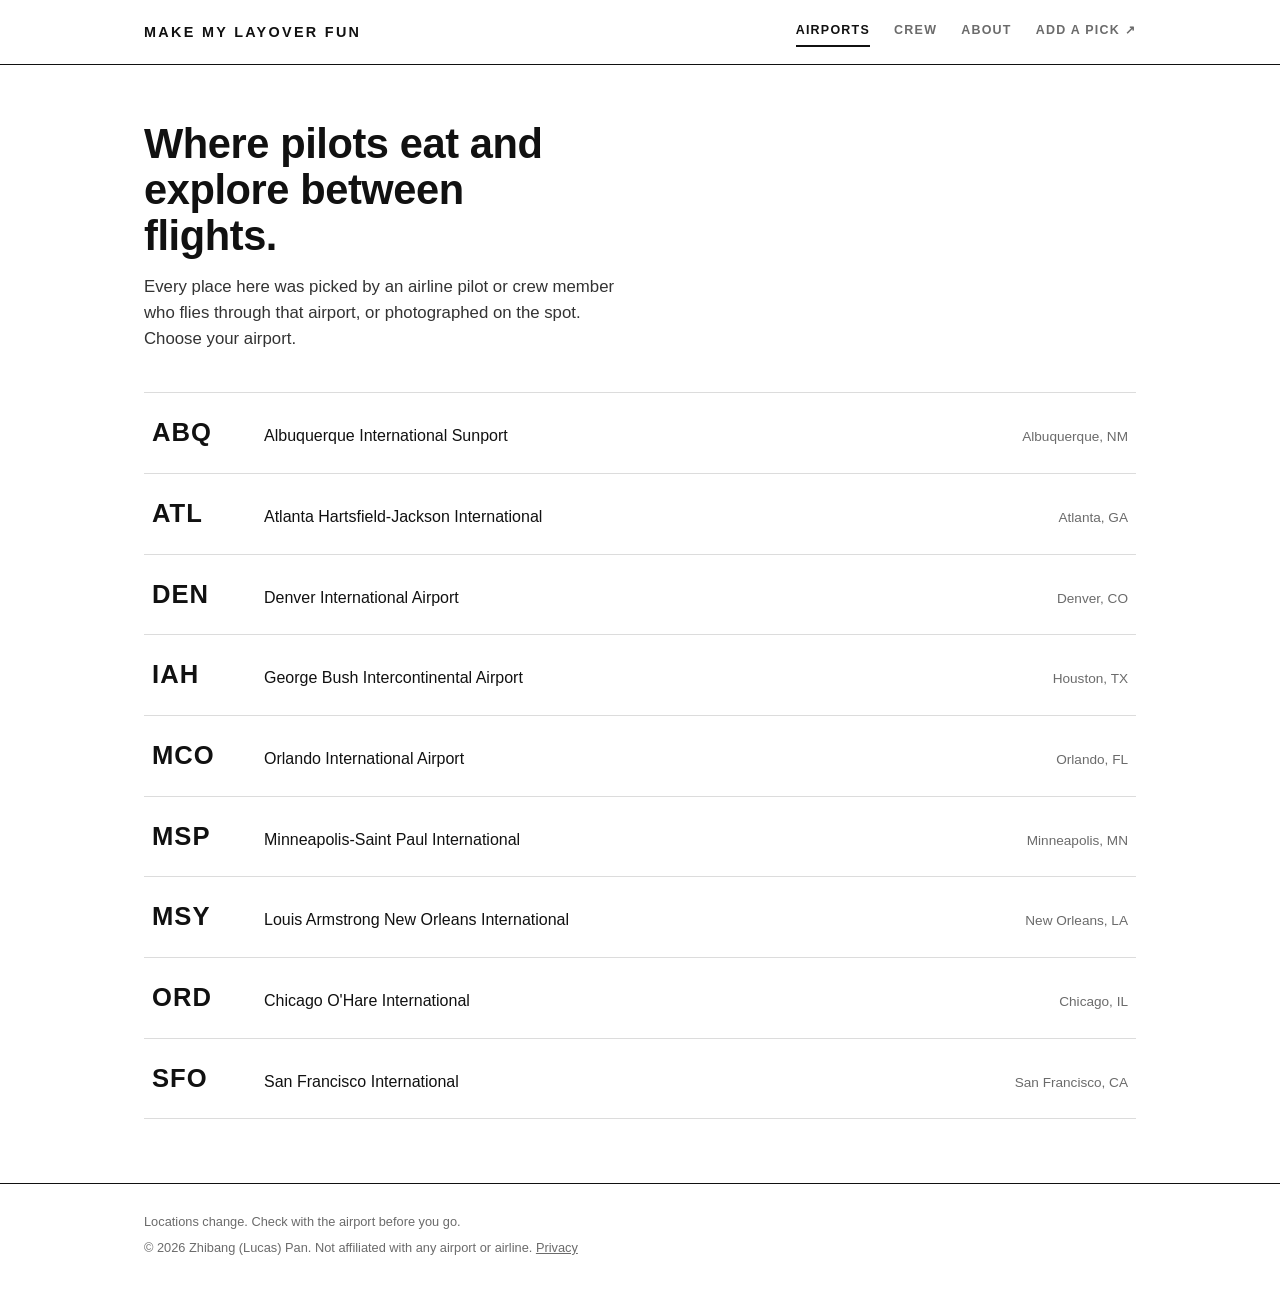
<file: index.html>
<!DOCTYPE html>
<html lang="en">
<head>
    <!-- ==================== META & SEO ==================== -->
    <meta charset="UTF-8">
    <meta name="viewport" content="width=device-width, initial-scale=1.0">
    <meta http-equiv="Content-Security-Policy" content="default-src 'self'; script-src 'self'; style-src 'self'; img-src 'self' data:; connect-src 'self'; object-src 'none'; base-uri 'self'; form-action 'self'">
    <meta name="referrer" content="strict-origin-when-cross-origin">
    <title>Make My Layover Fun | Pilot-Recommended Airport Layover Spots</title>
    <meta name="description" content="Layover spots recommended by airline pilots and crew: the food, sights, and hidden corners worth your time at airports across the US.">
    <meta name="author" content="Zhibang (Lucas) Pan">
    <meta name="robots" content="index, follow">
    <meta name="theme-color" content="#ffffff">
    <link rel="canonical" href="https://makemylayoverfun.com/">

    <!-- Open Graph / Twitter -->
    <meta property="og:type" content="website">
    <meta property="og:site_name" content="Make My Layover Fun">
    <meta property="og:url" content="https://makemylayoverfun.com/">
    <meta property="og:title" content="Make My Layover Fun">
    <meta property="og:description" content="Layover spots recommended by airline pilots and crew.">
    <meta property="og:image" content="https://makemylayoverfun.com/og-image.jpg">
    <meta property="og:image:width" content="1200">
    <meta property="og:image:height" content="630">
    <meta name="twitter:card" content="summary_large_image">
    <meta name="twitter:title" content="Make My Layover Fun">
    <meta name="twitter:description" content="Layover spots recommended by airline pilots and crew.">
    <meta name="twitter:image" content="https://makemylayoverfun.com/og-image.jpg">

    <!-- ==================== ICONS & MANIFEST ==================== -->
    <link rel="icon" type="image/png" href="/favicon-96x96.png" sizes="96x96">
    <link rel="icon" type="image/svg+xml" href="/favicon.svg">
    <link rel="shortcut icon" href="/favicon.ico">
    <link rel="apple-touch-icon" sizes="180x180" href="/apple-touch-icon.png">
    <meta name="apple-mobile-web-app-title" content="Make My Layover Fun">
    <link rel="manifest" href="/site.webmanifest">

    <!-- ==================== JSON-LD SCHEMA ==================== -->
    <script type="application/ld+json">
    {
      "@context": "https://schema.org",
      "@type": "WebSite",
      "name": "Make My Layover Fun",
      "url": "https://makemylayoverfun.com/",
      "description": "Layover spots recommended by airline pilots and crew.",
      "author": { "@type": "Person", "name": "Zhibang (Lucas) Pan" }
    }
    </script>

    <link rel="stylesheet" href="/styles.css">
    <script src="/home.js" defer></script>
</head>
<body>
    <a class="skip-link" href="#main">Skip to content</a>

    <header class="site-header">
        <div class="wrap">
            <a class="wordmark" href="/">Make My Layover Fun</a>
            <nav class="site-nav" aria-label="Main">
                <a href="/" aria-current="page">Airports</a>
                <a href="/crew.html">Crew</a>
                <a href="/about.html">About</a>
                <a href="https://forms.gle/SNTCURVieqTGjWRBA" target="_blank" rel="noopener noreferrer">Add a pick ↗</a>
            </nav>
        </div>
    </header>

    <main id="main" class="wrap">
        <div class="intro">
            <h1>Where pilots eat and explore between flights.</h1>
            <p>Every place here was picked by an airline pilot or crew member who flies through that airport, or photographed on the spot. Choose your airport.</p>
        </div>

        <ul id="airport-list" class="airport-list" aria-label="Airports">
            <!-- Filled from data/airports.json by home.js -->
        </ul>
        <noscript><p class="status-msg">This site needs JavaScript turned on to load the airport guides.</p></noscript>
    </main>

    <footer class="site-footer">
        <div class="wrap">
            <p>Locations change. Check with the airport before you go.</p>
            <p>&copy; 2026 Zhibang (Lucas) Pan. Not affiliated with any airport or airline. <a href="/about.html#privacy">Privacy</a></p>
        </div>
    </footer>
</body>
</html>
</file>
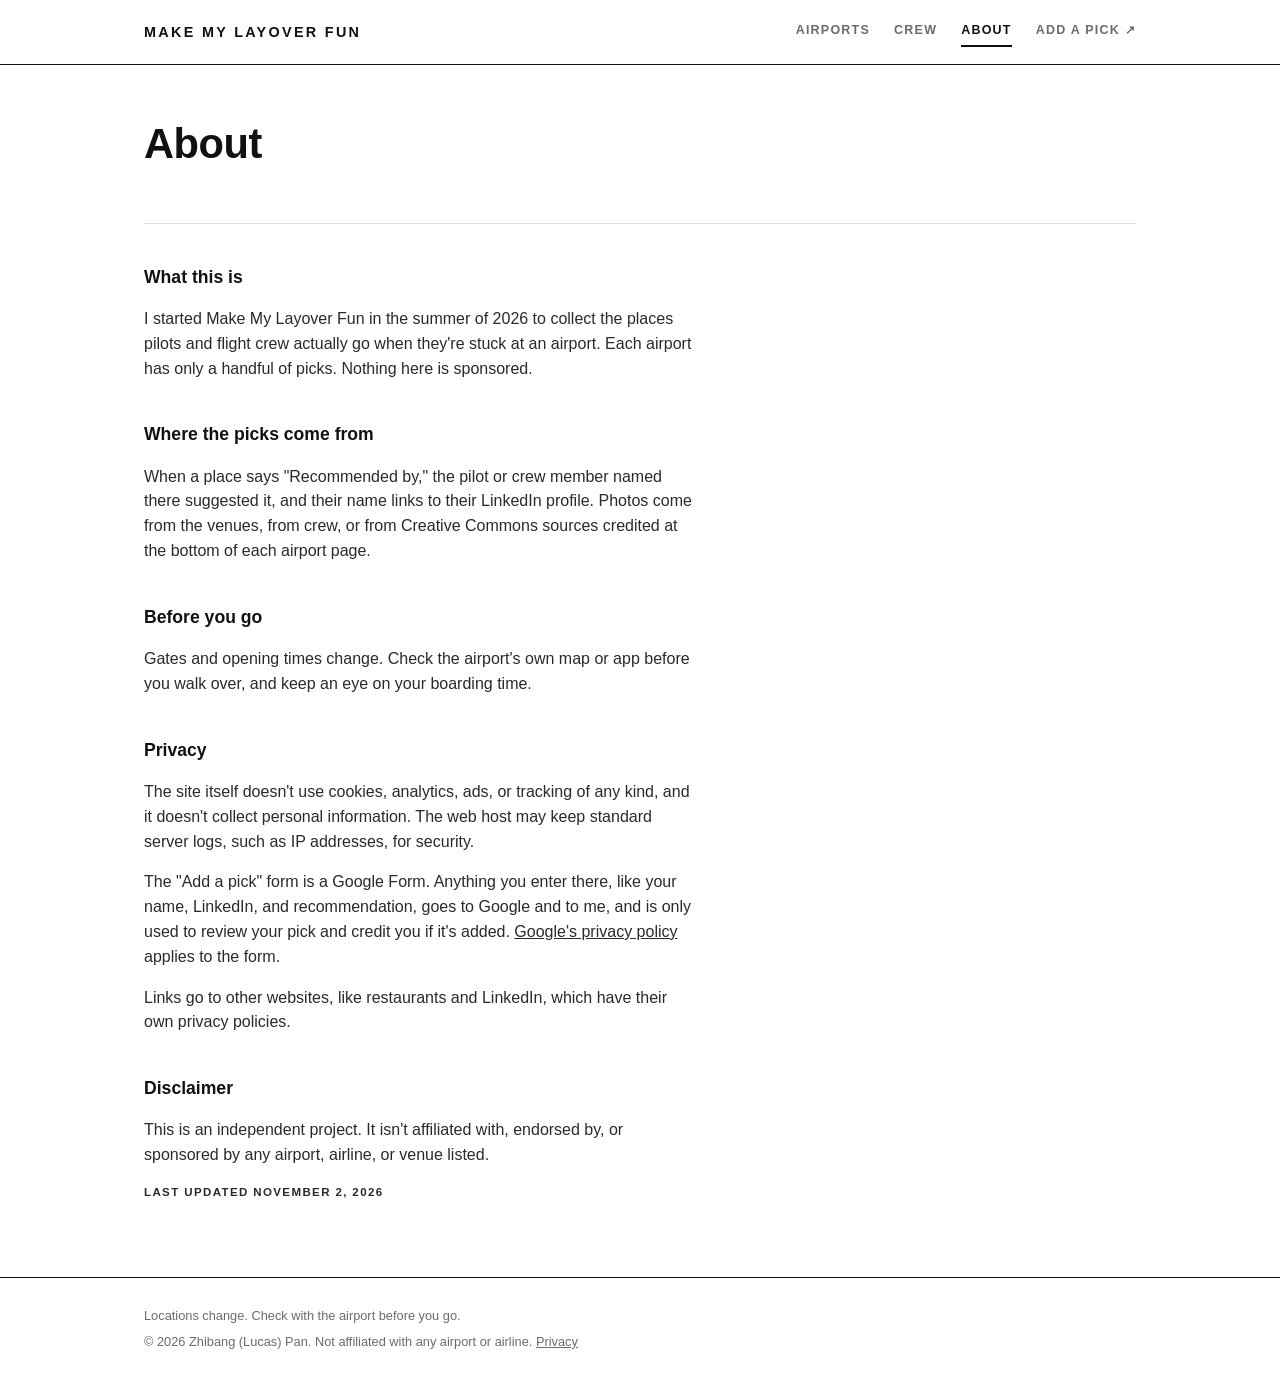
<file: about.html>
<!DOCTYPE html>
<html lang="en">
<head>
    <meta charset="UTF-8">
    <meta name="viewport" content="width=device-width, initial-scale=1.0">
    <meta http-equiv="Content-Security-Policy" content="default-src 'self'; script-src 'self'; style-src 'self'; img-src 'self' data:; connect-src 'self'; object-src 'none'; base-uri 'self'; form-action 'self'">
    <meta name="referrer" content="strict-origin-when-cross-origin">
    <title>About &amp; Privacy | Make My Layover Fun</title>
    <meta name="description" content="What Make My Layover Fun is, where the recommendations come from, and our privacy policy: no cookies, no tracking.">
    <meta name="author" content="Zhibang (Lucas) Pan">
    <meta name="robots" content="index, follow">
    <meta name="theme-color" content="#ffffff">
    <link rel="canonical" href="https://makemylayoverfun.com/about.html">

    <meta property="og:type" content="website">
    <meta property="og:site_name" content="Make My Layover Fun">
    <meta property="og:url" content="https://makemylayoverfun.com/about.html">
    <meta property="og:title" content="About | Make My Layover Fun">
    <meta property="og:description" content="Layover spots recommended by airline pilots and crew.">
    <meta property="og:image" content="https://makemylayoverfun.com/og-image.jpg">
    <meta name="twitter:card" content="summary_large_image">

    <link rel="icon" type="image/png" href="/favicon-96x96.png" sizes="96x96">
    <link rel="icon" type="image/svg+xml" href="/favicon.svg">
    <link rel="shortcut icon" href="/favicon.ico">
    <link rel="apple-touch-icon" sizes="180x180" href="/apple-touch-icon.png">
    <link rel="manifest" href="/site.webmanifest">

    <link rel="stylesheet" href="/styles.css">
</head>
<body>
    <a class="skip-link" href="#main">Skip to content</a>

    <header class="site-header">
        <div class="wrap">
            <a class="wordmark" href="/">Make My Layover Fun</a>
            <nav class="site-nav" aria-label="Main">
                <a href="/">Airports</a>
                <a href="/crew.html">Crew</a>
                <a href="/about.html" aria-current="page">About</a>
                <a href="https://forms.gle/SNTCURVieqTGjWRBA" target="_blank" rel="noopener noreferrer">Add a pick ↗</a>
            </nav>
        </div>
    </header>

    <main id="main" class="wrap">
        <div class="intro">
            <h1>About</h1>
        </div>

        <div class="prose">
            <h2>What this is</h2>
            <p>I started Make My Layover Fun in the summer of 2026 to collect the places pilots and flight crew actually go when they're stuck at an airport. Each airport has only a handful of picks. Nothing here is sponsored.</p>

            <h2>Where the picks come from</h2>
            <p>When a place says "Recommended by," the pilot or crew member named there suggested it, and their name links to their LinkedIn profile. Photos come from the venues, from crew, or from Creative Commons sources credited at the bottom of each airport page.</p>

            <h2>Before you go</h2>
            <p>Gates and opening times change. Check the airport's own map or app before you walk over, and keep an eye on your boarding time.</p>

            <h2 id="privacy">Privacy</h2>
            <p>The site itself doesn't use cookies, analytics, ads, or tracking of any kind, and it doesn't collect personal information. The web host may keep standard server logs, such as IP addresses, for security.</p>
            <p>The "Add a pick" form is a Google Form. Anything you enter there, like your name, LinkedIn, and recommendation, goes to Google and to me, and is only used to review your pick and credit you if it's added. <a href="https://policies.google.com/privacy" target="_blank" rel="noopener noreferrer">Google's privacy policy</a> applies to the form.</p>
            <p>Links go to other websites, like restaurants and LinkedIn, which have their own privacy policies.</p>

            <h2>Disclaimer</h2>
            <p>This is an independent project. It isn't affiliated with, endorsed by, or sponsored by any airport, airline, or venue listed.</p>

            <p class="label">Last updated November 2, 2026</p>
        </div>
    </main>

    <footer class="site-footer">
        <div class="wrap">
            <p>Locations change. Check with the airport before you go.</p>
            <p>&copy; 2026 Zhibang (Lucas) Pan. Not affiliated with any airport or airline. <a href="/about.html#privacy">Privacy</a></p>
        </div>
    </footer>
</body>
</html>
</file>
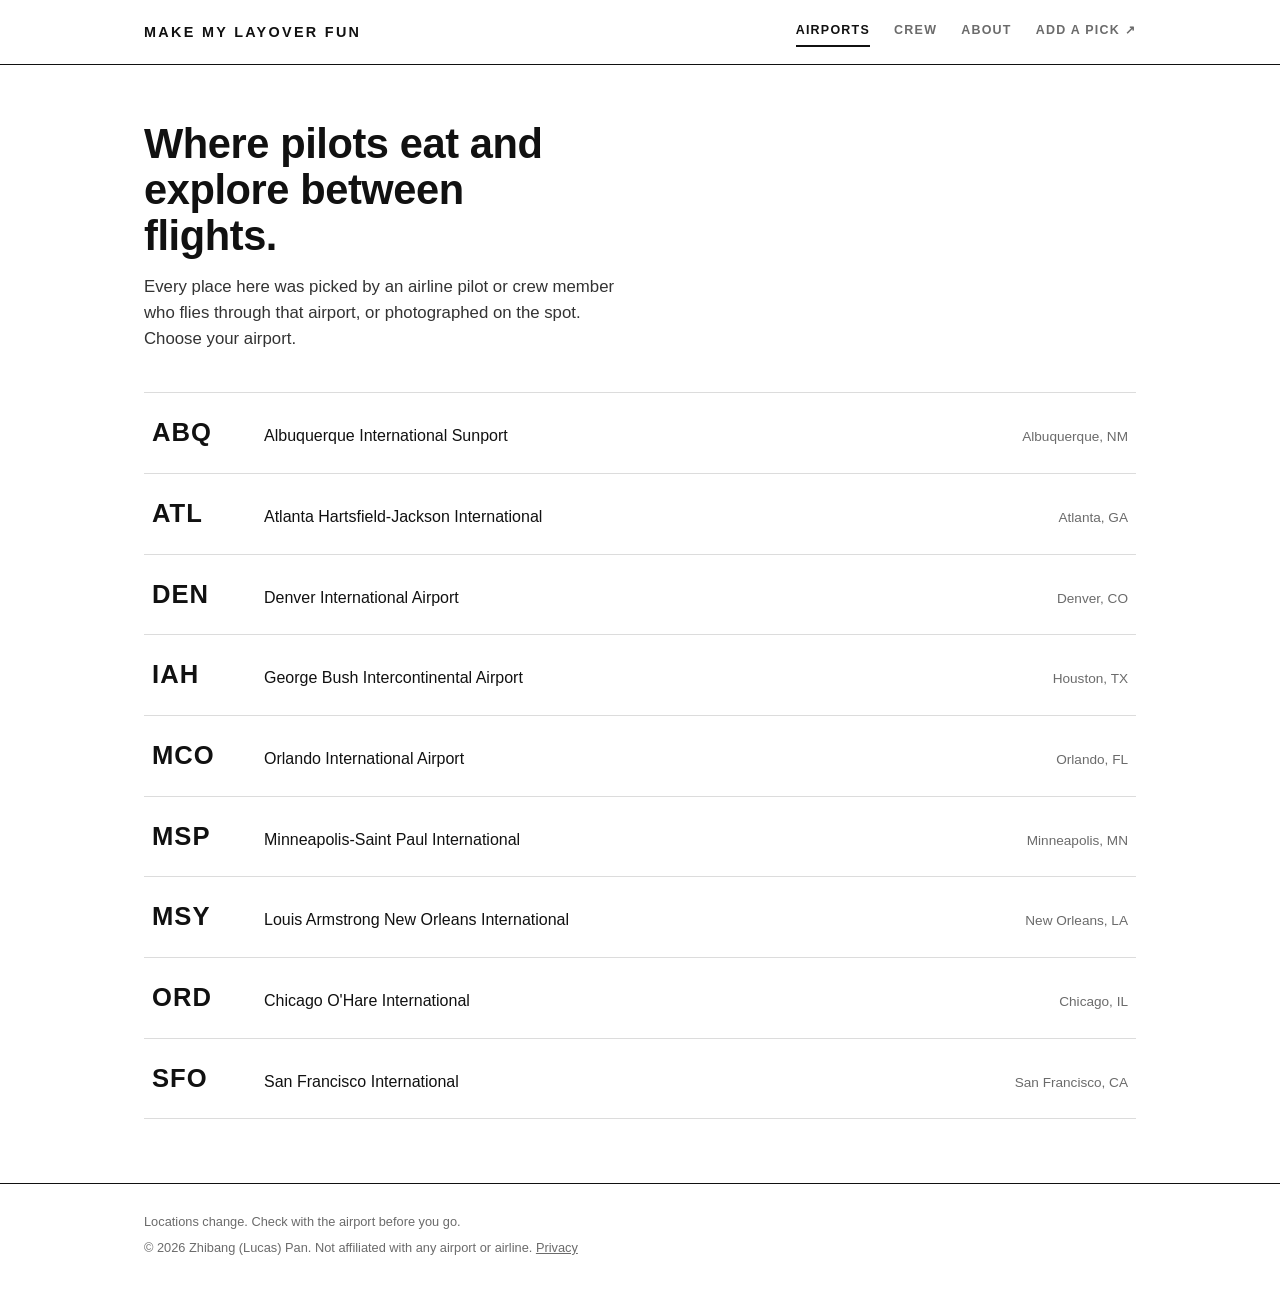
<file: airport.html>
<!DOCTYPE html>
<html lang="en">
<head>
    <!-- ==================== META & SEO ==================== -->
    <meta charset="UTF-8">
    <meta name="viewport" content="width=device-width, initial-scale=1.0">
    <meta http-equiv="Content-Security-Policy" content="default-src 'self'; script-src 'self'; style-src 'self'; img-src 'self' data:; connect-src 'self'; object-src 'none'; base-uri 'self'; form-action 'self'">
    <meta name="referrer" content="strict-origin-when-cross-origin">
    <title>Airport Layover Guide | Make My Layover Fun</title>
    <meta name="description" content="Pilot and crew recommended places to eat and explore at this airport.">
    <meta name="author" content="Zhibang (Lucas) Pan">
    <meta name="robots" content="index, follow">
    <meta name="theme-color" content="#ffffff">
    <link rel="canonical" href="https://makemylayoverfun.com/airport.html">

    <!-- Open Graph / Twitter -->
    <meta property="og:type" content="website">
    <meta property="og:site_name" content="Make My Layover Fun">
    <meta property="og:url" content="https://makemylayoverfun.com/airport.html">
    <meta property="og:title" content="Airport Layover Guide | Make My Layover Fun">
    <meta property="og:description" content="Pilot and crew recommended layover spots at this airport.">
    <meta property="og:image" content="https://makemylayoverfun.com/og-image.jpg">
    <meta property="og:image:width" content="1200">
    <meta property="og:image:height" content="630">
    <meta name="twitter:card" content="summary_large_image">
    <meta name="twitter:title" content="Airport Layover Guide | Make My Layover Fun">
    <meta name="twitter:description" content="Pilot and crew recommended layover spots at this airport.">
    <meta name="twitter:image" content="https://makemylayoverfun.com/og-image.jpg">

    <!-- ==================== ICONS & MANIFEST ==================== -->
    <link rel="icon" type="image/png" href="/favicon-96x96.png" sizes="96x96">
    <link rel="icon" type="image/svg+xml" href="/favicon.svg">
    <link rel="shortcut icon" href="/favicon.ico">
    <link rel="apple-touch-icon" sizes="180x180" href="/apple-touch-icon.png">
    <meta name="apple-mobile-web-app-title" content="Make My Layover Fun">
    <link rel="manifest" href="/site.webmanifest">

    <link rel="stylesheet" href="/styles.css">
    <script src="/airport.js" defer></script>
</head>
<body>
    <a class="skip-link" href="#main">Skip to content</a>

    <header class="site-header">
        <div class="wrap">
            <a class="wordmark" href="/">Make My Layover Fun</a>
            <nav class="site-nav" aria-label="Main">
                <a href="/">Airports</a>
                <a href="/crew.html">Crew</a>
                <a href="/about.html">About</a>
                <a href="https://forms.gle/SNTCURVieqTGjWRBA" target="_blank" rel="noopener noreferrer">Add a pick ↗</a>
            </nav>
        </div>
    </header>

    <main id="main" class="wrap">
        <div class="airport-head">
            <p id="airport-code" class="code">&nbsp;</p>
            <h1 id="airport-name" class="name">Loading…</h1>
            <p id="airport-meta" class="meta label">&nbsp;</p>
        </div>

        <div id="places" aria-live="polite">
            <!-- Filled from data/<code>.json by airport.js -->
            <noscript><p class="status-msg">This site needs JavaScript turned on to load the airport guide.</p></noscript>
        </div>
    </main>

    <footer class="site-footer">
        <div class="wrap">
            <p>Locations change. Check with the airport before you go.</p>
            <p>&copy; 2026 Zhibang (Lucas) Pan. Not affiliated with any airport or airline. <a href="/about.html#privacy">Privacy</a></p>
            <p id="credits" class="credits" hidden></p>
        </div>
    </footer>
</body>
</html>
</file>
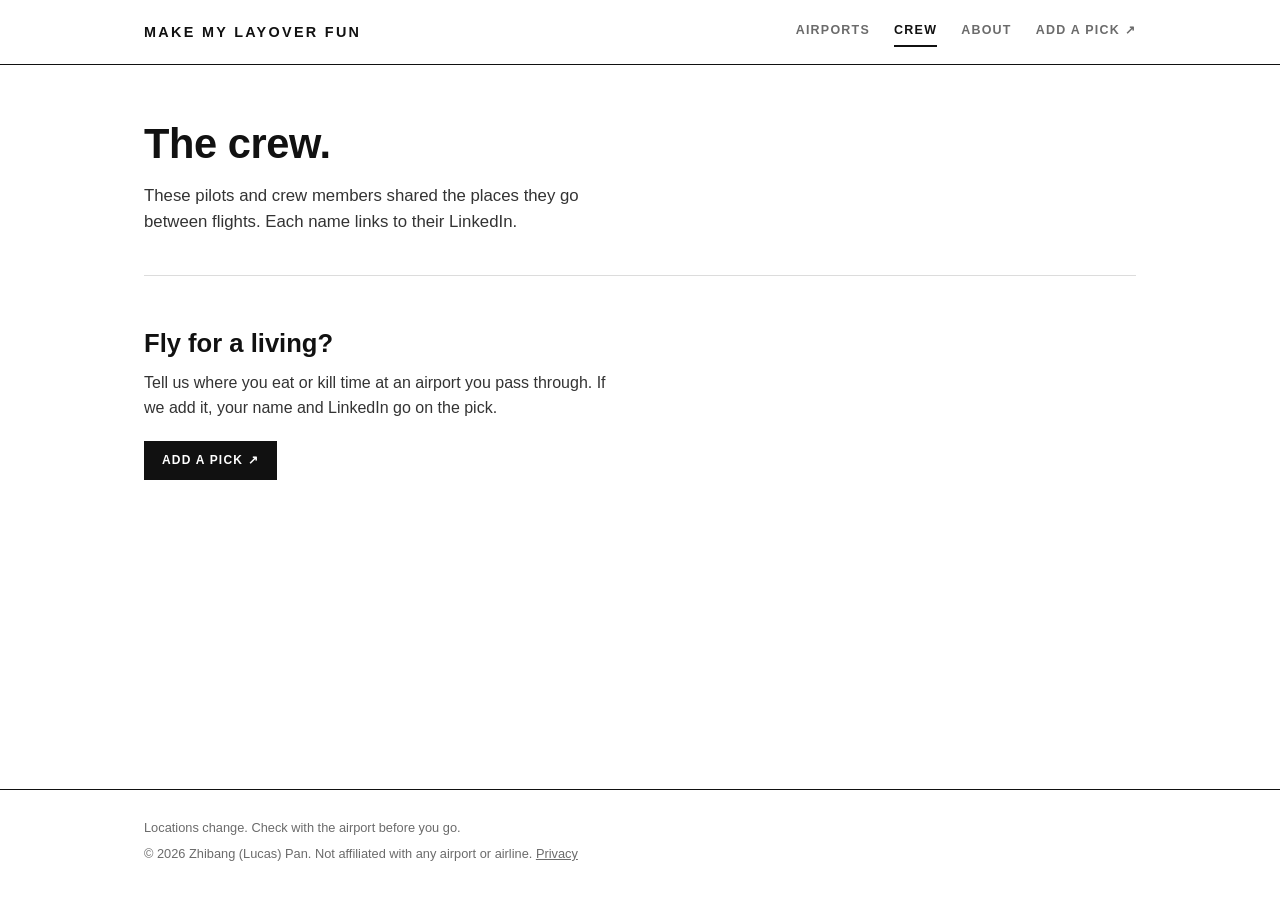
<file: crew.html>
<!DOCTYPE html>
<html lang="en">
<head>
    <!-- ==================== META & SEO ==================== -->
    <meta charset="UTF-8">
    <meta name="viewport" content="width=device-width, initial-scale=1.0">
    <meta http-equiv="Content-Security-Policy" content="default-src 'self'; script-src 'self'; style-src 'self'; img-src 'self' data:; connect-src 'self'; object-src 'none'; base-uri 'self'; form-action 'self'">
    <meta name="referrer" content="strict-origin-when-cross-origin">
    <title>The Crew | Make My Layover Fun</title>
    <meta name="description" content="The airline pilots and crew behind the picks on Make My Layover Fun, and how to add your own.">
    <meta name="author" content="Zhibang (Lucas) Pan">
    <meta name="robots" content="index, follow">
    <meta name="theme-color" content="#ffffff">
    <link rel="canonical" href="https://makemylayoverfun.com/crew.html">

    <!-- Open Graph / Twitter -->
    <meta property="og:type" content="website">
    <meta property="og:site_name" content="Make My Layover Fun">
    <meta property="og:url" content="https://makemylayoverfun.com/crew.html">
    <meta property="og:title" content="The Crew | Make My Layover Fun">
    <meta property="og:description" content="The airline pilots and crew behind the picks.">
    <meta property="og:image" content="https://makemylayoverfun.com/og-image.jpg">
    <meta name="twitter:card" content="summary_large_image">

    <!-- ==================== ICONS & MANIFEST ==================== -->
    <link rel="icon" type="image/png" href="/favicon-96x96.png" sizes="96x96">
    <link rel="icon" type="image/svg+xml" href="/favicon.svg">
    <link rel="shortcut icon" href="/favicon.ico">
    <link rel="apple-touch-icon" sizes="180x180" href="/apple-touch-icon.png">
    <link rel="manifest" href="/site.webmanifest">

    <link rel="stylesheet" href="/styles.css">
    <script src="/crew.js" defer></script>
</head>
<body>
    <a class="skip-link" href="#main">Skip to content</a>

    <header class="site-header">
        <div class="wrap">
            <a class="wordmark" href="/">Make My Layover Fun</a>
            <nav class="site-nav" aria-label="Main">
                <a href="/">Airports</a>
                <a href="/crew.html" aria-current="page">Crew</a>
                <a href="/about.html">About</a>
                <a href="https://forms.gle/SNTCURVieqTGjWRBA" target="_blank" rel="noopener noreferrer">Add a pick ↗</a>
            </nav>
        </div>
    </header>

    <main id="main" class="wrap">
        <div class="intro">
            <h1>The crew.</h1>
            <p>These pilots and crew members shared the places they go between flights. Each name links to their LinkedIn.</p>
        </div>

        <ul id="crew-list" class="crew-list" aria-live="polite">
            <!-- Filled from data/crew.json and the airport files by crew.js -->
        </ul>
        <noscript><p class="status-msg">This site needs JavaScript turned on to load the crew list.</p></noscript>

        <div class="cta">
            <h2>Fly for a living?</h2>
            <p>Tell us where you eat or kill time at an airport you pass through. If we add it, your name and LinkedIn go on the pick.</p>
            <a class="button" href="https://forms.gle/SNTCURVieqTGjWRBA" target="_blank" rel="noopener noreferrer">Add a pick ↗</a>
        </div>
    </main>

    <footer class="site-footer">
        <div class="wrap">
            <p>Locations change. Check with the airport before you go.</p>
            <p>&copy; 2026 Zhibang (Lucas) Pan. Not affiliated with any airport or airline. <a href="/about.html#privacy">Privacy</a></p>
        </div>
    </footer>
</body>
</html>
</file>
<file: styles.css>
/* =======================================================================
   FILE: styles.css — shared by every page
   ======================================================================= */

:root {
    --ink: #111111;
    --muted: #6b6b6b;
    --rule: #dcdcdc;
    --paper: #ffffff;
    --tint: #f3f3f1;
    --link: #1a4fd6;
}

/* --- Base --- */
*, *::before, *::after { box-sizing: border-box; }
html { -webkit-text-size-adjust: 100%; }
body {
    margin: 0;
    font-family: "Helvetica Neue", Helvetica, Arial, sans-serif;
    background-color: var(--paper);
    color: var(--ink);
    display: flex;
    flex-direction: column;
    min-height: 100vh;
    line-height: 1.55;
}
img { max-width: 100%; display: block; }
a { color: inherit; }
:focus-visible { outline: 2px solid var(--link); outline-offset: 2px; }

.skip-link {
    position: absolute; left: 8px; top: -48px; z-index: 100;
    background: var(--ink); color: var(--paper); padding: 8px 12px; text-decoration: none; font-size: 0.85rem;
}
.skip-link:focus { top: 8px; }

.wrap { max-width: 1040px; margin: 0 auto; padding: 0 24px; width: 100%; }
main { flex: 1; }

/* Small uppercase label used across the site */
.label {
    font-size: 0.72rem; font-weight: 600; text-transform: uppercase; letter-spacing: 0.12em; color: var(--muted);
}

/* --- Site header (same on every page) --- */
.site-header { border-bottom: 1px solid var(--ink); }
.site-header .wrap { display: flex; align-items: center; justify-content: space-between; gap: 16px; min-height: 64px; flex-wrap: wrap; }
.wordmark {
    font-size: 0.9rem; font-weight: 700; text-transform: uppercase; letter-spacing: 0.16em; text-decoration: none;
}
.site-nav { display: flex; gap: 24px; }
.site-nav a {
    font-size: 0.78rem; font-weight: 600; text-transform: uppercase; letter-spacing: 0.1em;
    text-decoration: none; color: var(--muted); padding: 4px 0;
}
.site-nav a:hover, .site-nav a[aria-current="page"] { color: var(--ink); }
.site-nav a[aria-current="page"] { border-bottom: 2px solid var(--ink); }

/* --- Page intro --- */
.intro { padding: 56px 0 40px; border-bottom: 1px solid var(--rule); }
.intro h1 { font-size: 2.6rem; font-weight: 700; line-height: 1.1; letter-spacing: -0.01em; margin: 0 0 16px; max-width: 18ch; }
.intro p { margin: 0; max-width: 52ch; color: #333333; font-size: 1.05rem; }

/* --- Home: airport list --- */
.airport-list { list-style: none; margin: 0 0 64px; padding: 0; }
.airport-list li { border-bottom: 1px solid var(--rule); }
.airport-row {
    display: grid; grid-template-columns: 96px 1fr auto; align-items: baseline; gap: 16px;
    padding: 20px 8px; text-decoration: none; transition: background-color 0.15s;
}
.airport-row:hover { background-color: var(--tint); }
.airport-code { font-size: 1.6rem; font-weight: 700; letter-spacing: 0.04em; }
.airport-name { font-size: 1rem; }
.airport-city { font-size: 0.85rem; color: var(--muted); text-align: right; }

/* --- Airport page heading --- */
.airport-head { padding: 48px 0 32px; border-bottom: 1px solid var(--ink); }
.airport-head .code { font-size: 4.5rem; font-weight: 700; line-height: 1; letter-spacing: 0.02em; margin: 0; }
.airport-head .name { font-size: 1.25rem; margin: 12px 0 4px; }
.airport-head .meta { margin: 0; }

/* --- Places --- */
.places { list-style: none; margin: 0 0 64px; padding: 0; }
.place {
    display: grid; grid-template-columns: minmax(0, 1fr) 340px; gap: 40px;
    padding: 40px 0; border-bottom: 1px solid var(--rule);
}
.place.no-photo { grid-template-columns: minmax(0, 1fr); }
.place-text { max-width: 62ch; }
.place-location { margin: 0 0 8px; }
.place-location span { display: block; }
.place h2 { font-size: 1.6rem; font-weight: 700; line-height: 1.2; margin: 0 0 14px; }
.place-description { margin: 0 0 20px; color: #2a2a2a; }
.place-footer { display: flex; align-items: center; justify-content: space-between; gap: 12px 24px; flex-wrap: wrap; }
.crew { margin: 0; font-size: 0.9rem; color: var(--muted); }
.crew a { color: var(--link); font-weight: 600; text-decoration: none; border-bottom: 1px solid currentColor; }
.crew a:hover { color: var(--ink); }

.place-photo { margin: 0; }
.place-photo img { width: 100%; height: auto; aspect-ratio: 4 / 3; object-fit: cover; background: var(--tint); }
.place-photo figcaption { font-size: 0.68rem; color: var(--muted); margin-top: 6px; line-height: 1.4; }

.button {
    display: inline-block; padding: 10px 18px; background: var(--ink); color: var(--paper); text-decoration: none;
    font-size: 0.75rem; font-weight: 600; text-transform: uppercase; letter-spacing: 0.1em; transition: background-color 0.15s;
}
.button:hover { background-color: #3a3a3a; }

/* --- Crew page --- */
.crew-list { list-style: none; margin: 0; padding: 0; }
.crew-row {
    display: grid; grid-template-columns: 300px minmax(0, 1fr); gap: 32px;
    padding: 32px 0; border-bottom: 1px solid var(--rule);
}
.crew-who h2 { font-size: 1.35rem; margin: 0 0 6px; line-height: 1.25; }
.crew-who h2 a { text-decoration: none; border-bottom: 2px solid var(--link); }
.crew-who h2 a:hover { color: var(--link); }
.crew-who p { margin: 0; }
.crew-picks { list-style: none; margin: 0; padding: 0; }
.crew-picks li { display: flex; gap: 16px; align-items: baseline; padding: 6px 0; }
.crew-pick-code { font-size: 0.75rem; font-weight: 700; letter-spacing: 0.08em; width: 40px; flex-shrink: 0; color: var(--muted); }
.crew-picks a { text-decoration: none; }
.crew-picks a:hover { text-decoration: underline; }

/* --- "Add a pick" call to action --- */
.cta { padding: 48px 0 64px; }
.cta h2 { font-size: 1.6rem; margin: 0 0 8px; }
.cta p { margin: 0 0 20px; max-width: 52ch; color: #333333; }

.status-msg { padding: 64px 0; }
.status-msg h2 { font-size: 1.6rem; margin: 0 0 8px; }
.status-msg p { color: #333333; margin: 0 0 24px; }

/* --- Prose pages (about / 404) --- */
.prose { max-width: 62ch; padding-bottom: 64px; }
.prose h2 { font-size: 1.1rem; margin: 40px 0 8px; }
.prose p { color: #2a2a2a; }

/* --- Footer (same on every page) --- */
.site-footer { border-top: 1px solid var(--ink); padding: 28px 0 36px; font-size: 0.8rem; color: var(--muted); }
.site-footer .wrap { display: grid; gap: 6px; }
.site-footer p { margin: 0; max-width: 80ch; }
.credits { margin-top: 10px !important; font-size: 0.72rem; }

@media (max-width: 720px) {
    .wrap { padding: 0 16px; }
    .intro { padding: 36px 0 28px; }
    .intro h1 { font-size: 1.9rem; }
    .airport-row { grid-template-columns: 72px 1fr; padding: 16px 4px; }
    .airport-code { font-size: 1.3rem; }
    .airport-city { grid-column: 2; text-align: left; margin-top: -12px; }
    .airport-head .code { font-size: 3.2rem; }
    .place { grid-template-columns: minmax(0, 1fr); gap: 20px; padding: 32px 0; }
    .place-photo { order: -1; }
    .place h2 { font-size: 1.35rem; }
    .site-nav { gap: 18px; flex-wrap: wrap; }
    .crew-row { grid-template-columns: minmax(0, 1fr); gap: 12px; padding: 24px 0; }
}

@media (prefers-reduced-motion: reduce) {
    * { transition: none !important; }
}
</file>
